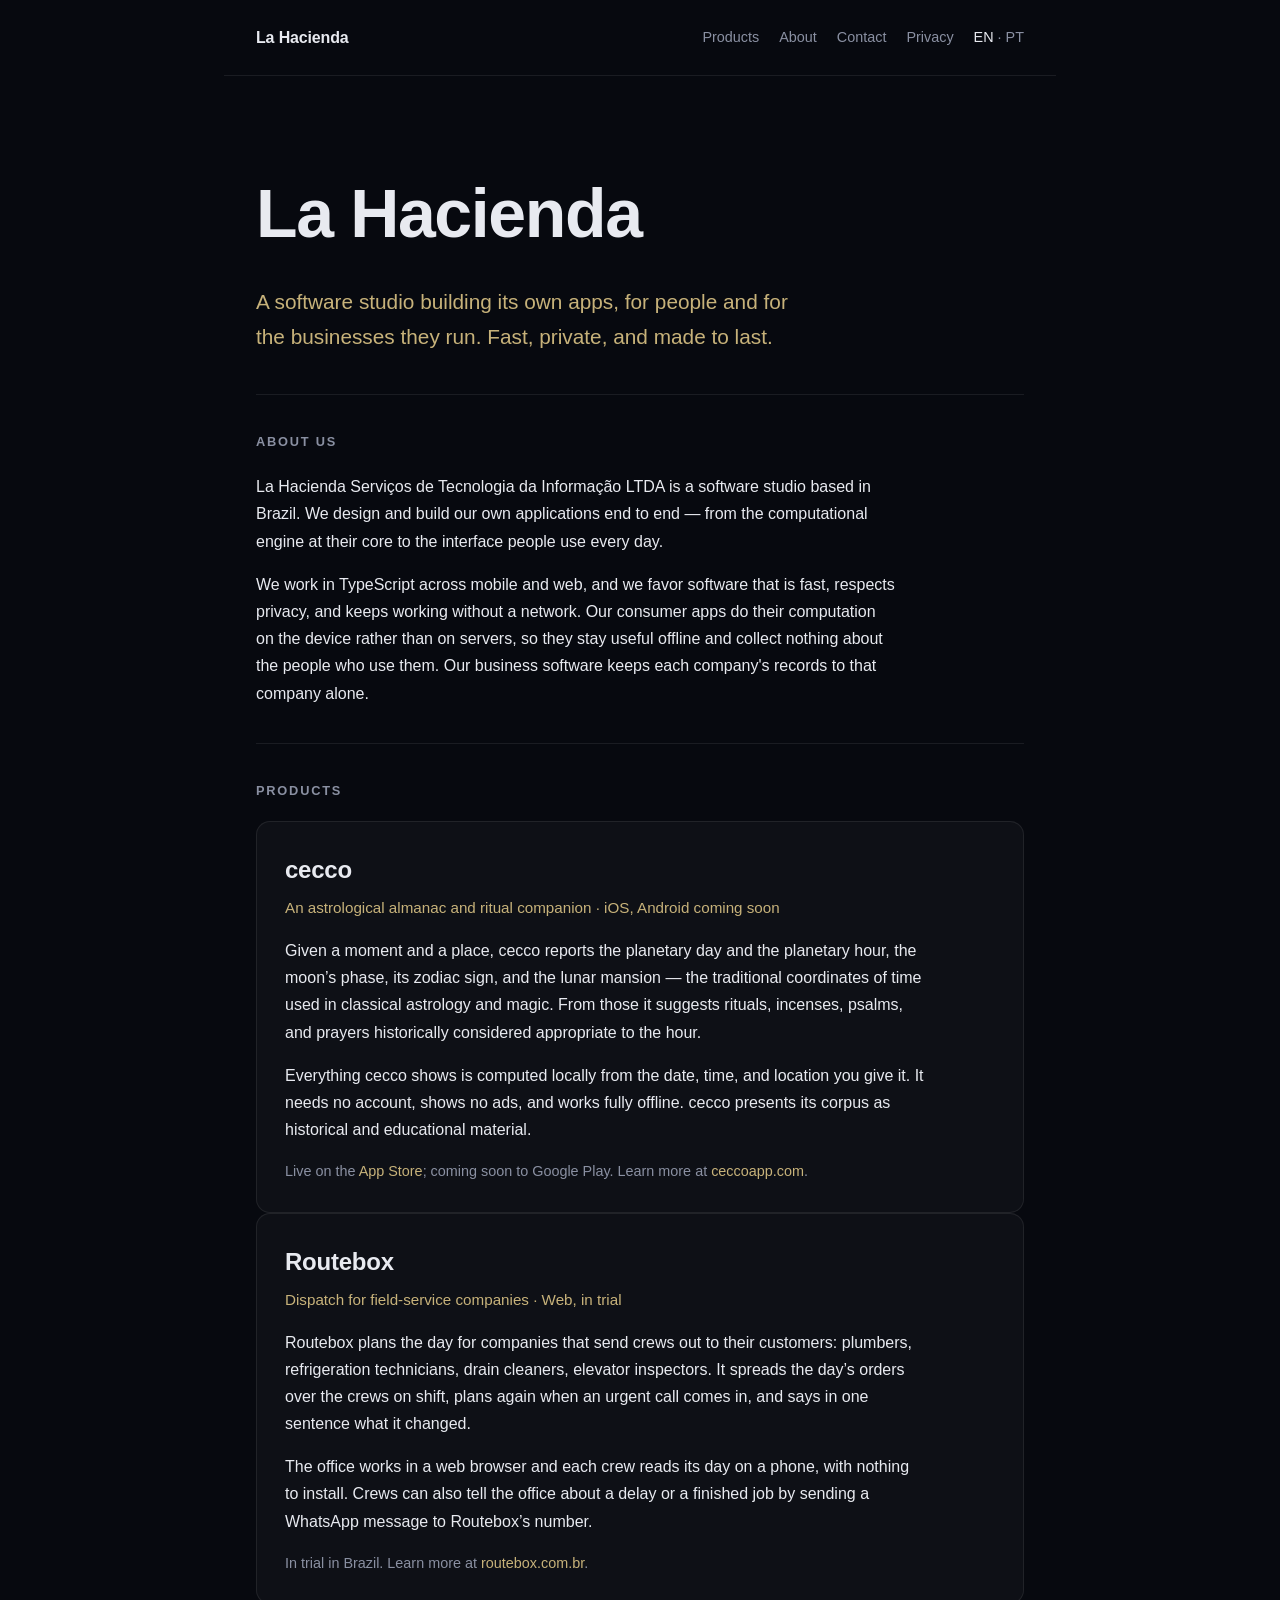
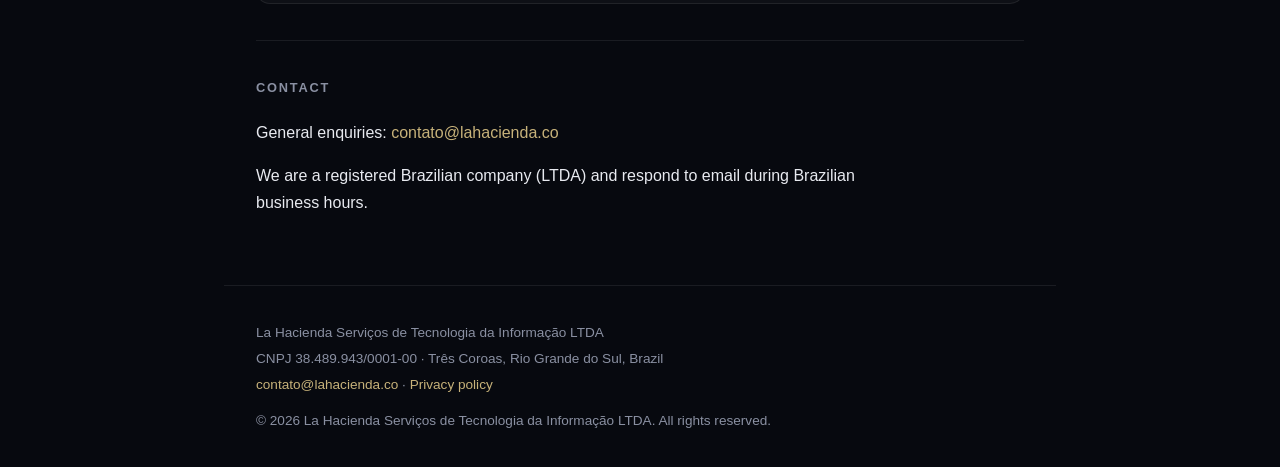
<file: index.html>
<!doctype html>
<html lang="en">
<head>
  <meta charset="utf-8" />
  <meta name="viewport" content="width=device-width, initial-scale=1" />
  <meta name="facebook-domain-verification" content="gci7ojydnbiw4twtpc2u7kxxhz7mpk" />
  <title>La Hacienda — software studio</title>
  <meta name="description" content="La Hacienda Serviços de Tecnologia da Informação LTDA — a Brazilian software studio building its own apps, for people and for the businesses they run. Makers of cecco and Routebox." />
  <link rel="alternate" hreflang="en" href="https://lahacienda.co/" />
  <link rel="alternate" hreflang="pt-BR" href="https://lahacienda.co/pt/" />
  <link rel="alternate" hreflang="x-default" href="https://lahacienda.co/" />
  <link rel="stylesheet" href="styles.css" />
</head>
<body>
  <header class="topbar">
    <a class="brand" href="/">La&nbsp;Hacienda</a>
    <nav class="nav">
      <a href="#products">Products</a>
      <a href="#about">About</a>
      <a href="#contact">Contact</a>
      <a href="/privacy.html">Privacy</a>
      <span class="lang"><a href="/" aria-current="page">EN</a> · <a href="/pt/">PT</a></span>
    </nav>
  </header>

  <main class="wrap">
    <section class="hero">
      <h1>La Hacienda</h1>
      <p class="tagline">A software studio building its own apps, for people and for the businesses they run. Fast, private, and made to last.</p>
    </section>

    <section id="about" class="block">
      <h2>About us</h2>
      <p>
        La Hacienda Serviços de Tecnologia da Informação LTDA is a software
        studio based in Brazil. We design and build our own applications end to
        end &mdash; from the computational engine at their core to the interface
        people use every day.
      </p>
      <p>
        We work in TypeScript across mobile and web, and we favor software that
        is fast, respects privacy, and keeps working without a network. Our
        consumer apps do their computation on the device rather than on servers,
        so they stay useful offline and collect nothing about the people who use
        them. Our business software keeps each company's records to that company
        alone.
      </p>
    </section>

    <section id="products" class="block">
      <h2>Products</h2>

      <article class="product">
        <h3>cecco</h3>
        <p class="product-kicker">An astrological almanac and ritual companion · iOS, Android coming soon</p>
        <p>
          Given a moment and a place, cecco reports the planetary day and the
          planetary hour, the moon&rsquo;s phase, its zodiac sign, and the lunar
          mansion &mdash; the traditional coordinates of time used in classical
          astrology and magic. From those it suggests rituals, incenses, psalms,
          and prayers historically considered appropriate to the hour.
        </p>
        <p>
          Everything cecco shows is computed locally from the date, time, and
          location you give it. It needs no account, shows no ads, and works
          fully offline. cecco presents its corpus as historical and educational
          material.
        </p>
        <p class="product-status">
          Live on the <a href="https://apps.apple.com/app/id6781695369">App Store</a>;
          coming soon to Google Play. Learn more at
          <a href="https://ceccoapp.com">ceccoapp.com</a>.
        </p>
      </article>

      <article class="product">
        <h3>Routebox</h3>
        <p class="product-kicker">Dispatch for field-service companies · Web, in trial</p>
        <p>
          Routebox plans the day for companies that send crews out to their
          customers: plumbers, refrigeration technicians, drain cleaners,
          elevator inspectors. It spreads the day&rsquo;s orders over the crews
          on shift, plans again when an urgent call comes in, and says in one
          sentence what it changed.
        </p>
        <p>
          The office works in a web browser and each crew reads its day on a
          phone, with nothing to install. Crews can also tell the office about a
          delay or a finished job by sending a WhatsApp message to
          Routebox&rsquo;s number.
        </p>
        <p class="product-status">
          In trial in Brazil. Learn more at
          <a href="https://routebox.com.br">routebox.com.br</a>.
        </p>
      </article>
    </section>

    <section id="contact" class="block">
      <h2>Contact</h2>
      <p>
        General enquiries:
        <a href="mailto:contato@lahacienda.co">contato@lahacienda.co</a>
      </p>
      <p>
        We are a registered Brazilian company (LTDA) and respond to email during
        Brazilian business hours.
      </p>
    </section>
  </main>

  <footer class="legal">
    <p>La Hacienda Serviços de Tecnologia da Informação LTDA</p>
    <p>CNPJ 38.489.943/0001-00 · Três Coroas, Rio Grande do Sul, Brazil</p>
    <p>
      <a href="mailto:contato@lahacienda.co">contato@lahacienda.co</a>
      · <a href="/privacy.html">Privacy policy</a>
    </p>
    <p class="copyright">© 2026 La Hacienda Serviços de Tecnologia da Informação LTDA. All rights reserved.</p>
  </footer>
</body>
</html>
</file>
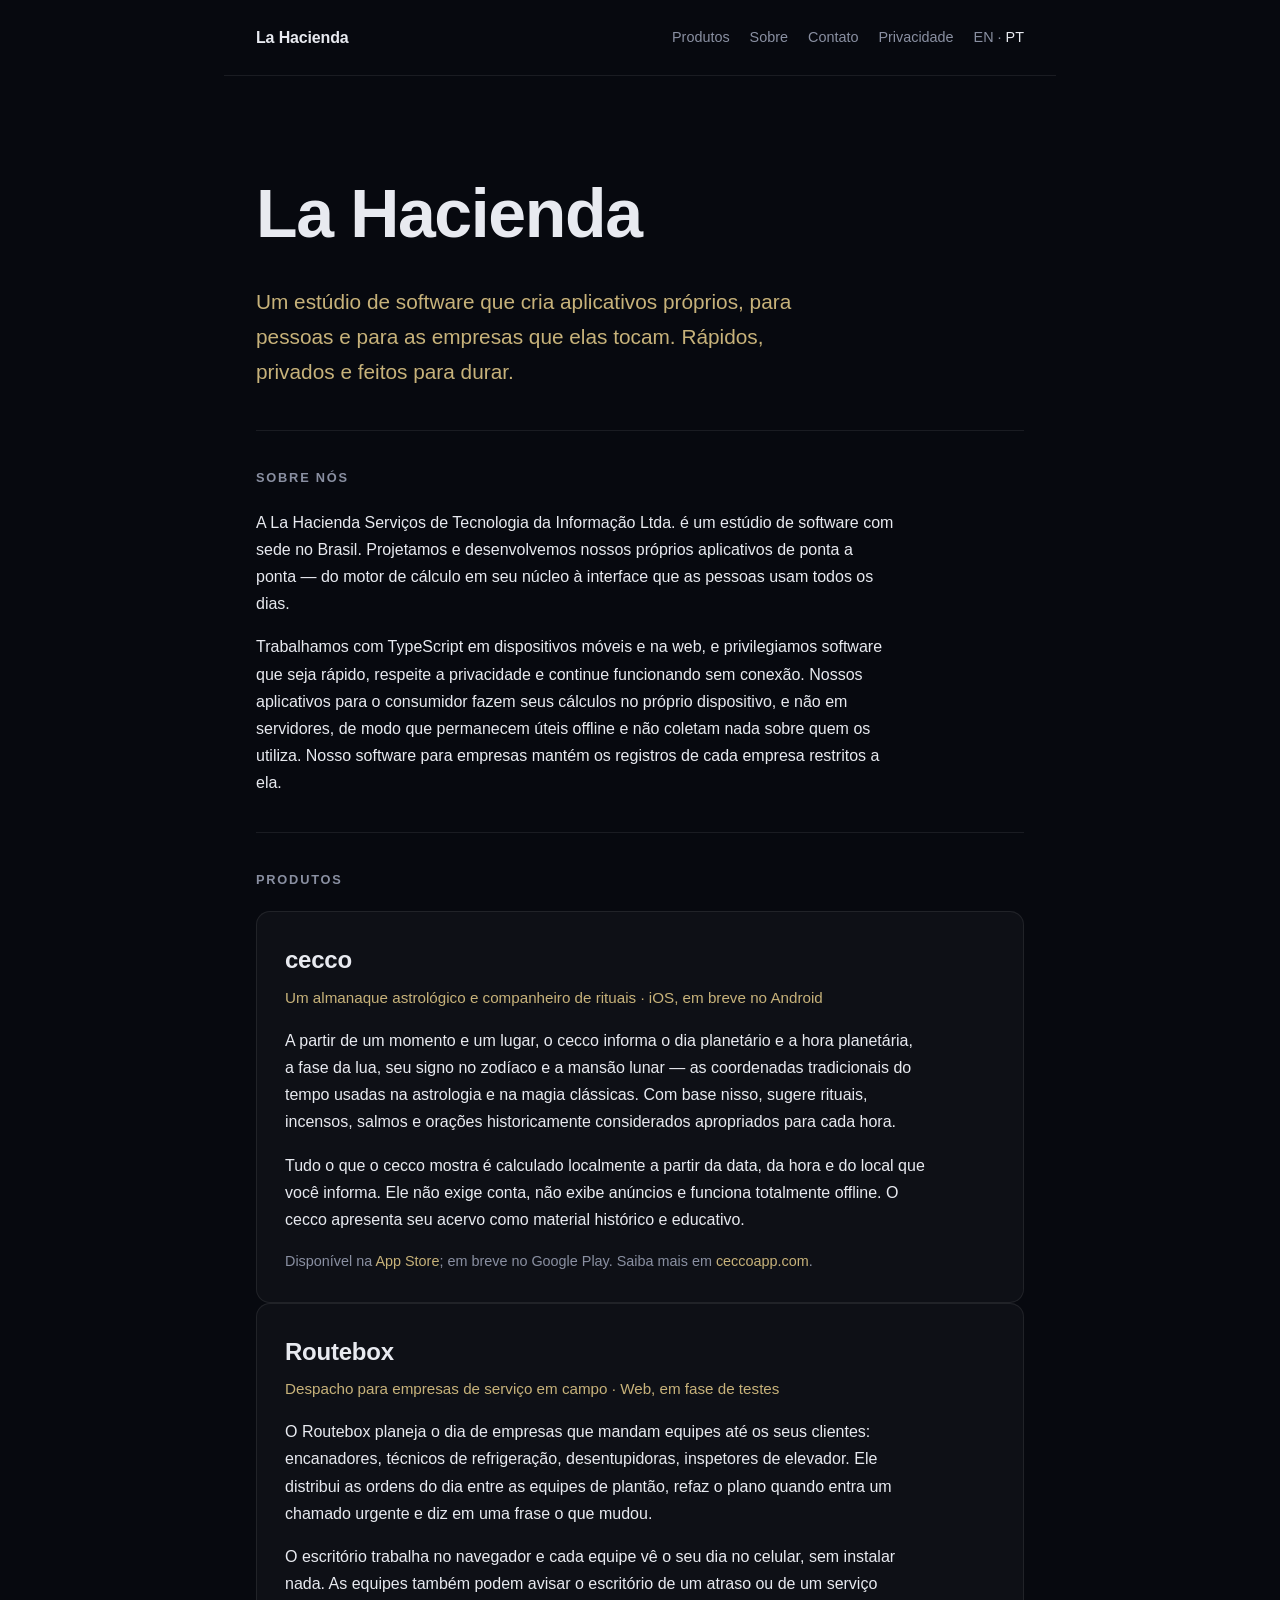
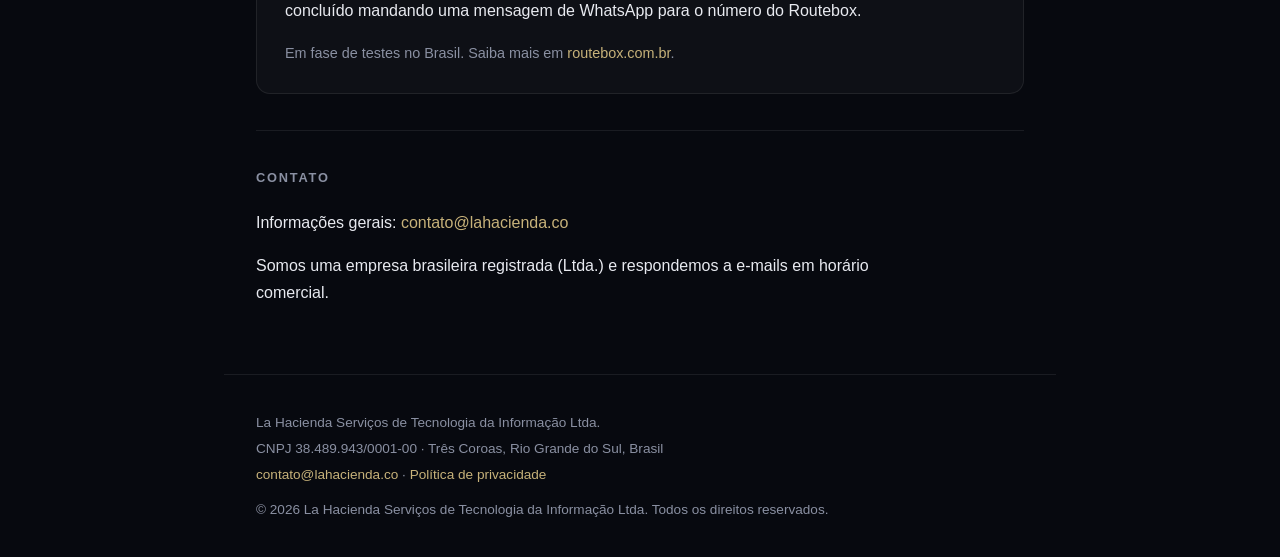
<file: pt/index.html>
<!doctype html>
<html lang="pt-BR">
<head>
  <meta charset="utf-8" />
  <meta name="viewport" content="width=device-width, initial-scale=1" />
  <title>La Hacienda — estúdio de software</title>
  <meta name="description" content="La Hacienda Serviços de Tecnologia da Informação Ltda. — um estúdio de software brasileiro que cria aplicativos próprios, para pessoas e para as empresas que elas tocam. Criadores do cecco e do Routebox." />
  <link rel="alternate" hreflang="en" href="https://lahacienda.co/" />
  <link rel="alternate" hreflang="pt-BR" href="https://lahacienda.co/pt/" />
  <link rel="alternate" hreflang="x-default" href="https://lahacienda.co/" />
  <link rel="stylesheet" href="/styles.css" />
</head>
<body>
  <header class="topbar">
    <a class="brand" href="/pt/">La&nbsp;Hacienda</a>
    <nav class="nav">
      <a href="/pt/#products">Produtos</a>
      <a href="/pt/#about">Sobre</a>
      <a href="/pt/#contact">Contato</a>
      <a href="/pt/privacy.html">Privacidade</a>
      <span class="lang"><a href="/">EN</a> · <a href="/pt/" aria-current="page">PT</a></span>
    </nav>
  </header>

  <main class="wrap">
    <section class="hero">
      <h1>La Hacienda</h1>
      <p class="tagline">Um estúdio de software que cria aplicativos próprios, para pessoas e para as empresas que elas tocam. Rápidos, privados e feitos para durar.</p>
    </section>

    <section id="about" class="block">
      <h2>Sobre nós</h2>
      <p>
        A La Hacienda Serviços de Tecnologia da Informação Ltda. é um estúdio de
        software com sede no Brasil. Projetamos e desenvolvemos nossos próprios
        aplicativos de ponta a ponta &mdash; do motor de cálculo em seu núcleo à
        interface que as pessoas usam todos os dias.
      </p>
      <p>
        Trabalhamos com TypeScript em dispositivos móveis e na web, e
        privilegiamos software que seja rápido, respeite a privacidade e continue
        funcionando sem conexão. Nossos aplicativos para o consumidor fazem seus
        cálculos no próprio dispositivo, e não em servidores, de modo que
        permanecem úteis offline e não coletam nada sobre quem os utiliza. Nosso
        software para empresas mantém os registros de cada empresa restritos a
        ela.
      </p>
    </section>

    <section id="products" class="block">
      <h2>Produtos</h2>

      <article class="product">
        <h3>cecco</h3>
        <p class="product-kicker">Um almanaque astrológico e companheiro de rituais · iOS, em breve no Android</p>
        <p>
          A partir de um momento e um lugar, o cecco informa o dia planetário e a
          hora planetária, a fase da lua, seu signo no zodíaco e a mansão lunar
          &mdash; as coordenadas tradicionais do tempo usadas na astrologia e na
          magia clássicas. Com base nisso, sugere rituais, incensos, salmos e
          orações historicamente considerados apropriados para cada hora.
        </p>
        <p>
          Tudo o que o cecco mostra é calculado localmente a partir da data, da
          hora e do local que você informa. Ele não exige conta, não exibe
          anúncios e funciona totalmente offline. O cecco apresenta seu acervo
          como material histórico e educativo.
        </p>
        <p class="product-status">
          Disponível na <a href="https://apps.apple.com/app/id6781695369">App Store</a>;
          em breve no Google Play. Saiba mais em
          <a href="https://ceccoapp.com">ceccoapp.com</a>.
        </p>
      </article>

      <article class="product">
        <h3>Routebox</h3>
        <p class="product-kicker">Despacho para empresas de serviço em campo · Web, em fase de testes</p>
        <p>
          O Routebox planeja o dia de empresas que mandam equipes até os seus
          clientes: encanadores, técnicos de refrigeração, desentupidoras,
          inspetores de elevador. Ele distribui as ordens do dia entre as equipes
          de plantão, refaz o plano quando entra um chamado urgente e diz em uma
          frase o que mudou.
        </p>
        <p>
          O escritório trabalha no navegador e cada equipe vê o seu dia no
          celular, sem instalar nada. As equipes também podem avisar o escritório
          de um atraso ou de um serviço concluído mandando uma mensagem de
          WhatsApp para o número do Routebox.
        </p>
        <p class="product-status">
          Em fase de testes no Brasil. Saiba mais em
          <a href="https://routebox.com.br">routebox.com.br</a>.
        </p>
      </article>
    </section>

    <section id="contact" class="block">
      <h2>Contato</h2>
      <p>
        Informações gerais:
        <a href="mailto:contato@lahacienda.co">contato@lahacienda.co</a>
      </p>
      <p>
        Somos uma empresa brasileira registrada (Ltda.) e respondemos a e-mails
        em horário comercial.
      </p>
    </section>
  </main>

  <footer class="legal">
    <p>La Hacienda Serviços de Tecnologia da Informação Ltda.</p>
    <p>CNPJ 38.489.943/0001-00 · Três Coroas, Rio Grande do Sul, Brasil</p>
    <p>
      <a href="mailto:contato@lahacienda.co">contato@lahacienda.co</a>
      · <a href="/pt/privacy.html">Política de privacidade</a>
    </p>
    <p class="copyright">© 2026 La Hacienda Serviços de Tecnologia da Informação Ltda. Todos os direitos reservados.</p>
  </footer>
</body>
</html>
</file>
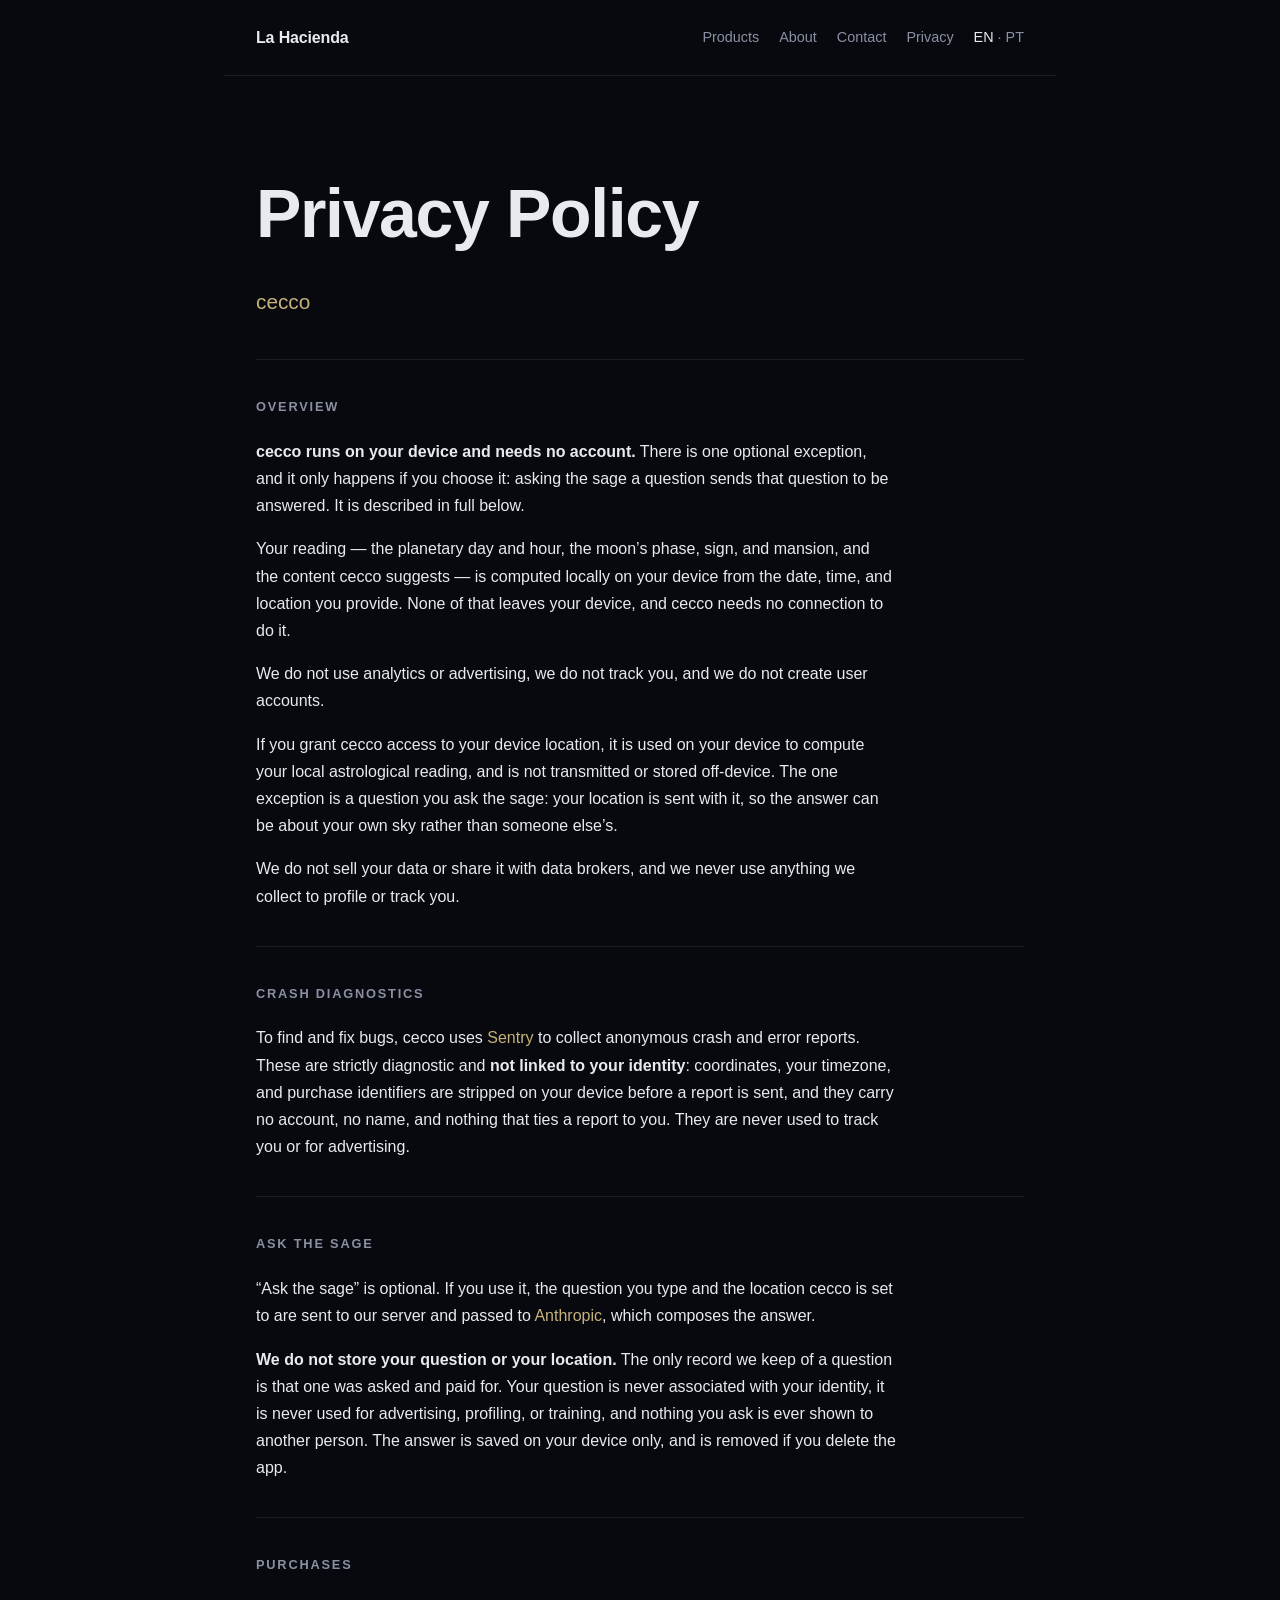
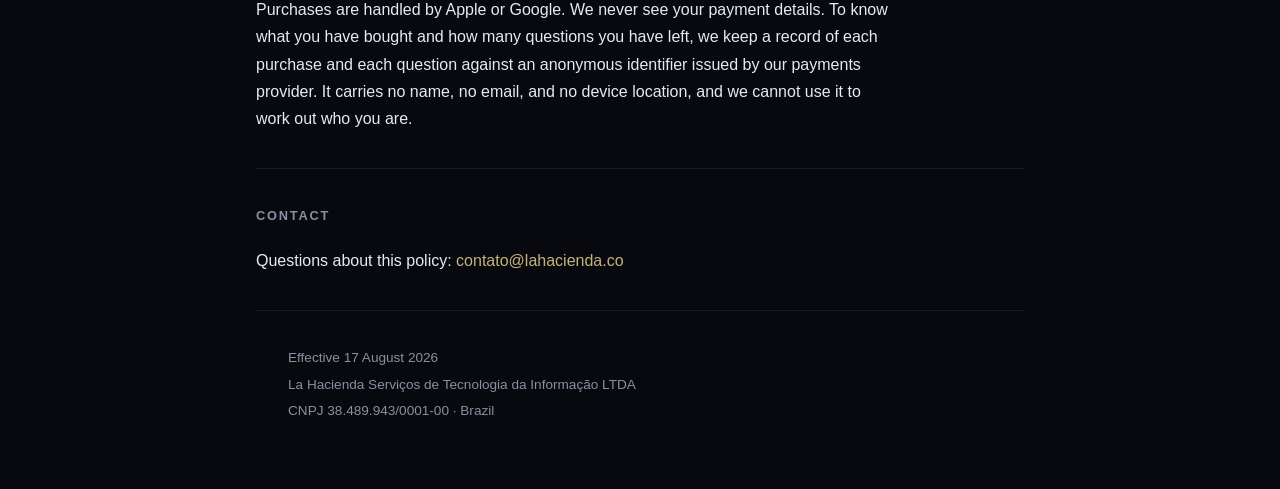
<file: privacy.html>
<!doctype html>
<html lang="en">
<head>
  <meta charset="utf-8" />
  <meta name="viewport" content="width=device-width, initial-scale=1" />
  <title>Privacy Policy — cecco — La Hacienda</title>
  <meta name="description" content="Privacy policy for cecco, by La Hacienda. cecco runs on your device and needs no account. Crash diagnostics are anonymous, and a question you ask the sage is never stored or tied to your identity." />
  <link rel="alternate" hreflang="en" href="https://lahacienda.co/privacy.html" />
  <link rel="alternate" hreflang="pt-BR" href="https://lahacienda.co/pt/privacy.html" />
  <link rel="alternate" hreflang="x-default" href="https://lahacienda.co/privacy.html" />
  <link rel="stylesheet" href="styles.css" />
</head>
<body>
  <header class="topbar">
    <a class="brand" href="/">La&nbsp;Hacienda</a>
    <nav class="nav">
      <a href="/#products">Products</a>
      <a href="/#about">About</a>
      <a href="/#contact">Contact</a>
      <a href="/privacy.html">Privacy</a>
      <span class="lang"><a href="/privacy.html" aria-current="page">EN</a> · <a href="/pt/privacy.html">PT</a></span>
    </nav>
  </header>

  <main class="wrap">
    <section class="hero">
      <h1>Privacy Policy</h1>
      <p class="tagline">cecco</p>
    </section>

    <section class="block">
      <h2>Overview</h2>
      <p>
        <strong>cecco runs on your device and needs no account.</strong> There
        is one optional exception, and it only happens if you choose it: asking
        the sage a question sends that question to be answered. It is described
        in full below.
      </p>
      <p>
        Your reading &mdash; the planetary day and hour, the moon&rsquo;s phase,
        sign, and mansion, and the content cecco suggests &mdash; is computed
        locally on your device from the date, time, and location you provide.
        None of that leaves your device, and cecco needs no connection to do it.
      </p>
      <p>
        We do not use analytics or advertising, we do not track you, and we do
        not create user accounts.
      </p>
      <p>
        If you grant cecco access to your device location, it is used on your
        device to compute your local astrological reading, and is not
        transmitted or stored off-device. The one exception is a question you
        ask the sage: your location is sent with it, so the answer can be about
        your own sky rather than someone else&rsquo;s.
      </p>
      <p>
        We do not sell your data or share it with data brokers, and we never
        use anything we collect to profile or track you.
      </p>
    </section>

    <section class="block">
      <h2>Crash diagnostics</h2>
      <p>
        To find and fix bugs, cecco uses
        <a href="https://sentry.io">Sentry</a> to collect anonymous crash and
        error reports. These are strictly diagnostic and
        <strong>not linked to your identity</strong>: coordinates, your
        timezone, and purchase identifiers are stripped on your device before a
        report is sent, and they carry no account, no name, and nothing that
        ties a report to you. They are never used to track you or for
        advertising.
      </p>
    </section>

    <section class="block">
      <h2>Ask the sage</h2>
      <p>
        &ldquo;Ask the sage&rdquo; is optional. If you use it, the question you
        type and the location cecco is set to are sent to our server and passed
        to <a href="https://www.anthropic.com">Anthropic</a>, which composes the
        answer.
      </p>
      <p>
        <strong>We do not store your question or your location.</strong> The
        only record we keep of a question is that one was asked and paid for.
        Your question is never associated with your identity, it is never used
        for advertising, profiling, or training, and nothing you ask is ever
        shown to another person. The answer is saved on your device only, and is
        removed if you delete the app.
      </p>
    </section>

    <section class="block">
      <h2>Purchases</h2>
      <p>
        Purchases are handled by Apple or Google. We never see your payment
        details. To know what you have bought and how many questions you have
        left, we keep a record of each purchase and each question against an
        anonymous identifier issued by our payments provider. It carries no
        name, no email, and no device location, and we cannot use it to work out
        who you are.
      </p>
    </section>

    <section class="block">
      <h2>Contact</h2>
      <p>
        Questions about this policy:
        <a href="mailto:contato@lahacienda.co">contato@lahacienda.co</a>
      </p>
    </section>

    <footer class="legal">
      <p>Effective 17 August 2026</p>
      <p>La Hacienda Serviços de Tecnologia da Informação LTDA</p>
      <p>CNPJ 38.489.943/0001-00 · Brazil</p>
    </footer>
  </main>
</body>
</html>
</file>
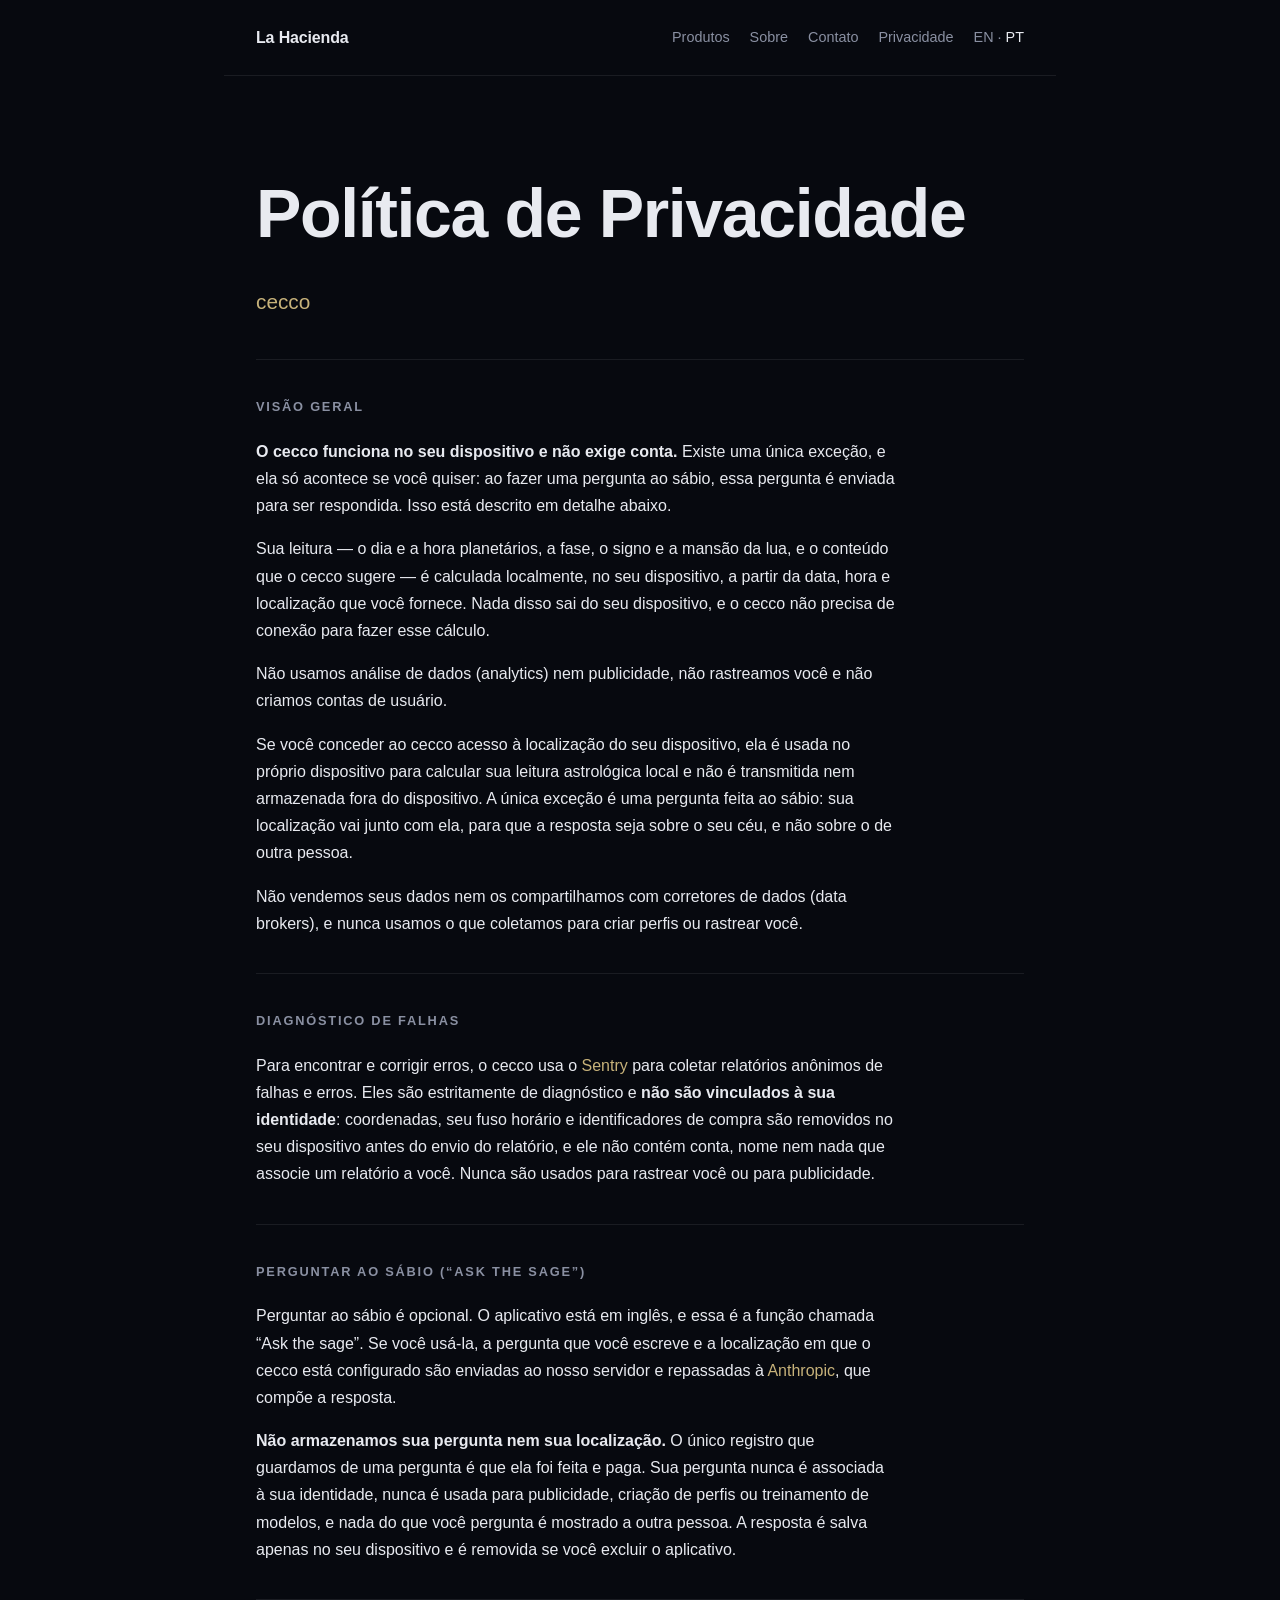
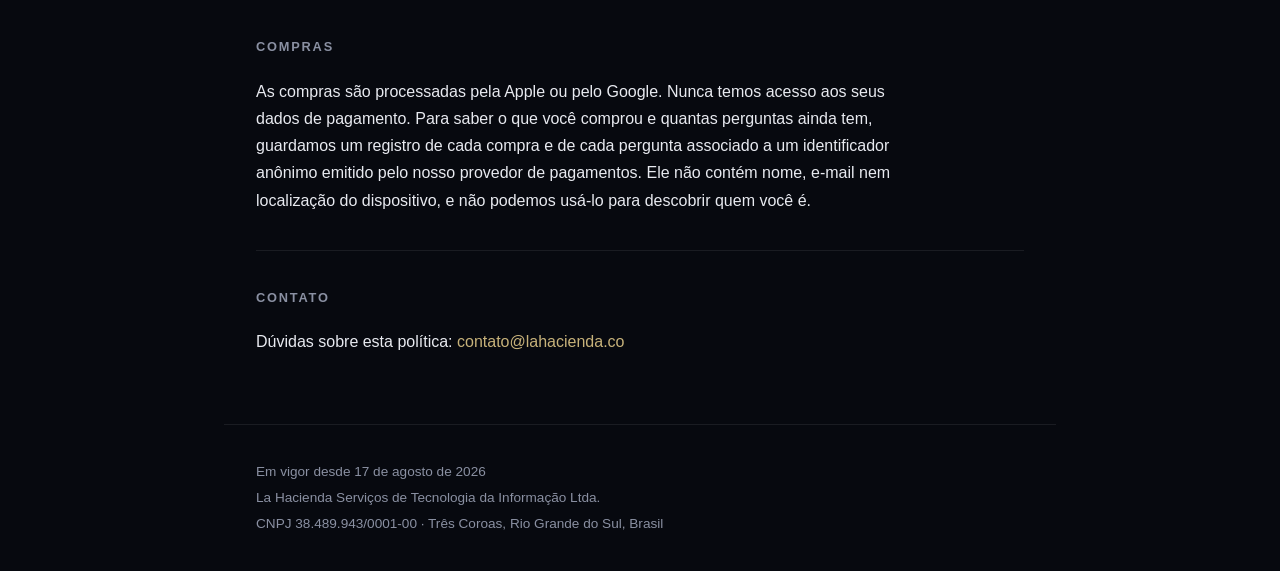
<file: pt/privacy.html>
<!doctype html>
<html lang="pt-BR">
<head>
  <meta charset="utf-8" />
  <meta name="viewport" content="width=device-width, initial-scale=1" />
  <title>Política de Privacidade — cecco — La Hacienda</title>
  <meta name="description" content="Política de privacidade do cecco, da La Hacienda. O cecco funciona no seu dispositivo e não exige conta. Os diagnósticos de falhas são anônimos, e uma pergunta feita ao sábio nunca é armazenada nem vinculada à sua identidade." />
  <link rel="alternate" hreflang="en" href="https://lahacienda.co/privacy.html" />
  <link rel="alternate" hreflang="pt-BR" href="https://lahacienda.co/pt/privacy.html" />
  <link rel="alternate" hreflang="x-default" href="https://lahacienda.co/privacy.html" />
  <link rel="stylesheet" href="/styles.css" />
</head>
<body>
  <header class="topbar">
    <a class="brand" href="/pt/">La&nbsp;Hacienda</a>
    <nav class="nav">
      <a href="/pt/#products">Produtos</a>
      <a href="/pt/#about">Sobre</a>
      <a href="/pt/#contact">Contato</a>
      <a href="/pt/privacy.html">Privacidade</a>
      <span class="lang"><a href="/privacy.html">EN</a> · <a href="/pt/privacy.html" aria-current="page">PT</a></span>
    </nav>
  </header>

  <main class="wrap">
    <section class="hero">
      <h1>Política de Privacidade</h1>
      <p class="tagline">cecco</p>
    </section>

    <section class="block">
      <h2>Visão geral</h2>
      <p>
        <strong>O cecco funciona no seu dispositivo e não exige conta.</strong>
        Existe uma única exceção, e ela só acontece se você quiser: ao fazer uma
        pergunta ao sábio, essa pergunta é enviada para ser respondida. Isso está
        descrito em detalhe abaixo.
      </p>
      <p>
        Sua leitura &mdash; o dia e a hora planetários, a fase, o signo e a
        mansão da lua, e o conteúdo que o cecco sugere &mdash; é calculada
        localmente, no seu dispositivo, a partir da data, hora e localização que
        você fornece. Nada disso sai do seu dispositivo, e o cecco não precisa de
        conexão para fazer esse cálculo.
      </p>
      <p>
        Não usamos análise de dados (analytics) nem publicidade, não rastreamos
        você e não criamos contas de usuário.
      </p>
      <p>
        Se você conceder ao cecco acesso à localização do seu dispositivo, ela é
        usada no próprio dispositivo para calcular sua leitura astrológica local
        e não é transmitida nem armazenada fora do dispositivo. A única exceção é
        uma pergunta feita ao sábio: sua localização vai junto com ela, para que
        a resposta seja sobre o seu céu, e não sobre o de outra pessoa.
      </p>
      <p>
        Não vendemos seus dados nem os compartilhamos com corretores de dados
        (data brokers), e nunca usamos o que coletamos para criar perfis ou
        rastrear você.
      </p>
    </section>

    <section class="block">
      <h2>Diagnóstico de falhas</h2>
      <p>
        Para encontrar e corrigir erros, o cecco usa o
        <a href="https://sentry.io">Sentry</a> para coletar relatórios anônimos
        de falhas e erros. Eles são estritamente de diagnóstico e
        <strong>não são vinculados à sua identidade</strong>: coordenadas, seu
        fuso horário e identificadores de compra são removidos no seu dispositivo
        antes do envio do relatório, e ele não contém conta, nome nem nada que
        associe um relatório a você. Nunca são usados para rastrear você ou para
        publicidade.
      </p>
    </section>

    <section class="block">
      <h2>Perguntar ao sábio (&ldquo;Ask the sage&rdquo;)</h2>
      <p>
        Perguntar ao sábio é opcional. O aplicativo está em inglês, e essa é a
        função chamada &ldquo;Ask the sage&rdquo;. Se você usá-la, a pergunta que
        você escreve e a localização em que o cecco está configurado são enviadas
        ao nosso servidor e repassadas à
        <a href="https://www.anthropic.com">Anthropic</a>, que compõe a resposta.
      </p>
      <p>
        <strong>Não armazenamos sua pergunta nem sua localização.</strong> O
        único registro que guardamos de uma pergunta é que ela foi feita e paga.
        Sua pergunta nunca é associada à sua identidade, nunca é usada para
        publicidade, criação de perfis ou treinamento de modelos, e nada do que
        você pergunta é mostrado a outra pessoa. A resposta é salva apenas no seu
        dispositivo e é removida se você excluir o aplicativo.
      </p>
    </section>

    <section class="block">
      <h2>Compras</h2>
      <p>
        As compras são processadas pela Apple ou pelo Google. Nunca temos acesso
        aos seus dados de pagamento. Para saber o que você comprou e quantas
        perguntas ainda tem, guardamos um registro de cada compra e de cada
        pergunta associado a um identificador anônimo emitido pelo nosso provedor
        de pagamentos. Ele não contém nome, e-mail nem localização do
        dispositivo, e não podemos usá-lo para descobrir quem você é.
      </p>
    </section>

    <section class="block">
      <h2>Contato</h2>
      <p>
        Dúvidas sobre esta política:
        <a href="mailto:contato@lahacienda.co">contato@lahacienda.co</a>
      </p>
    </section>
  </main>

  <footer class="legal">
    <p>Em vigor desde 17 de agosto de 2026</p>
    <p>La Hacienda Serviços de Tecnologia da Informação Ltda.</p>
    <p>CNPJ 38.489.943/0001-00 · Três Coroas, Rio Grande do Sul, Brasil</p>
  </footer>
</body>
</html>
</file>
<file: styles.css>
:root {
  --bg: #07090f;
  --fg: #e8eaf0;
  --muted: #8a90a2;
  --accent: #c7b27a;
  --line: rgba(255, 255, 255, 0.08);
  --panel: rgba(255, 255, 255, 0.03);
}
* { box-sizing: border-box; }
html, body { margin: 0; padding: 0; }
body {
  background: var(--bg);
  color: var(--fg);
  font: 16px/1.7 -apple-system, BlinkMacSystemFont, "Segoe UI", Roboto, Helvetica, Arial, sans-serif;
  -webkit-font-smoothing: antialiased;
  min-height: 100vh;
}

a { color: var(--accent); text-decoration: none; }
a:hover { text-decoration: underline; }

.topbar {
  display: flex;
  align-items: center;
  justify-content: space-between;
  gap: 1rem;
  flex-wrap: wrap;
  max-width: 52rem;
  margin: 0 auto;
  padding: 1.5rem 2rem;
  border-bottom: 1px solid var(--line);
}
.brand {
  font-weight: 600;
  letter-spacing: -0.01em;
  color: var(--fg);
}
.brand:hover { text-decoration: none; }
.nav { display: flex; gap: 1.25rem; flex-wrap: wrap; }
.nav a { color: var(--muted); font-size: 0.9rem; }
.nav a:hover { color: var(--fg); text-decoration: none; }
.lang { color: var(--muted); font-size: 0.9rem; }
.lang a { color: var(--muted); }
.lang a[aria-current="page"] { color: var(--fg); }

.wrap {
  max-width: 52rem;
  margin: 0 auto;
  padding: 2rem;
}

.hero { padding: 3rem 0 2.5rem; }
.hero h1 {
  font-size: clamp(2.5rem, 8vw, 4.25rem);
  letter-spacing: -0.02em;
  margin: 0 0 0.75rem;
}
.tagline {
  color: var(--accent);
  margin: 0;
  font-size: clamp(1.05rem, 3vw, 1.3rem);
  max-width: 34rem;
}

.block {
  padding: 2.25rem 0;
  border-top: 1px solid var(--line);
}
.block h2 {
  font-size: 0.8rem;
  text-transform: uppercase;
  letter-spacing: 0.14em;
  color: var(--muted);
  margin: 0 0 1.25rem;
}
.block p { margin: 0 0 1rem; max-width: 40rem; }
.block p:last-child { margin-bottom: 0; }

.product {
  background: var(--panel);
  border: 1px solid var(--line);
  border-radius: 14px;
  padding: 1.75rem;
}
.product h3 {
  font-size: 1.5rem;
  margin: 0 0 0.25rem;
  letter-spacing: -0.01em;
}
.product-kicker {
  color: var(--accent);
  font-size: 0.95rem;
  margin: 0 0 1rem;
}
.product-status {
  color: var(--muted);
  font-size: 0.9rem;
  margin-top: 1rem;
}

.legal {
  max-width: 52rem;
  margin: 0 auto;
  padding: 2rem;
  border-top: 1px solid var(--line);
  color: var(--muted);
  font-size: 0.85rem;
}
.legal p { margin: 0.2rem 0; }
.legal .copyright { margin-top: 0.75rem; }
</file>
